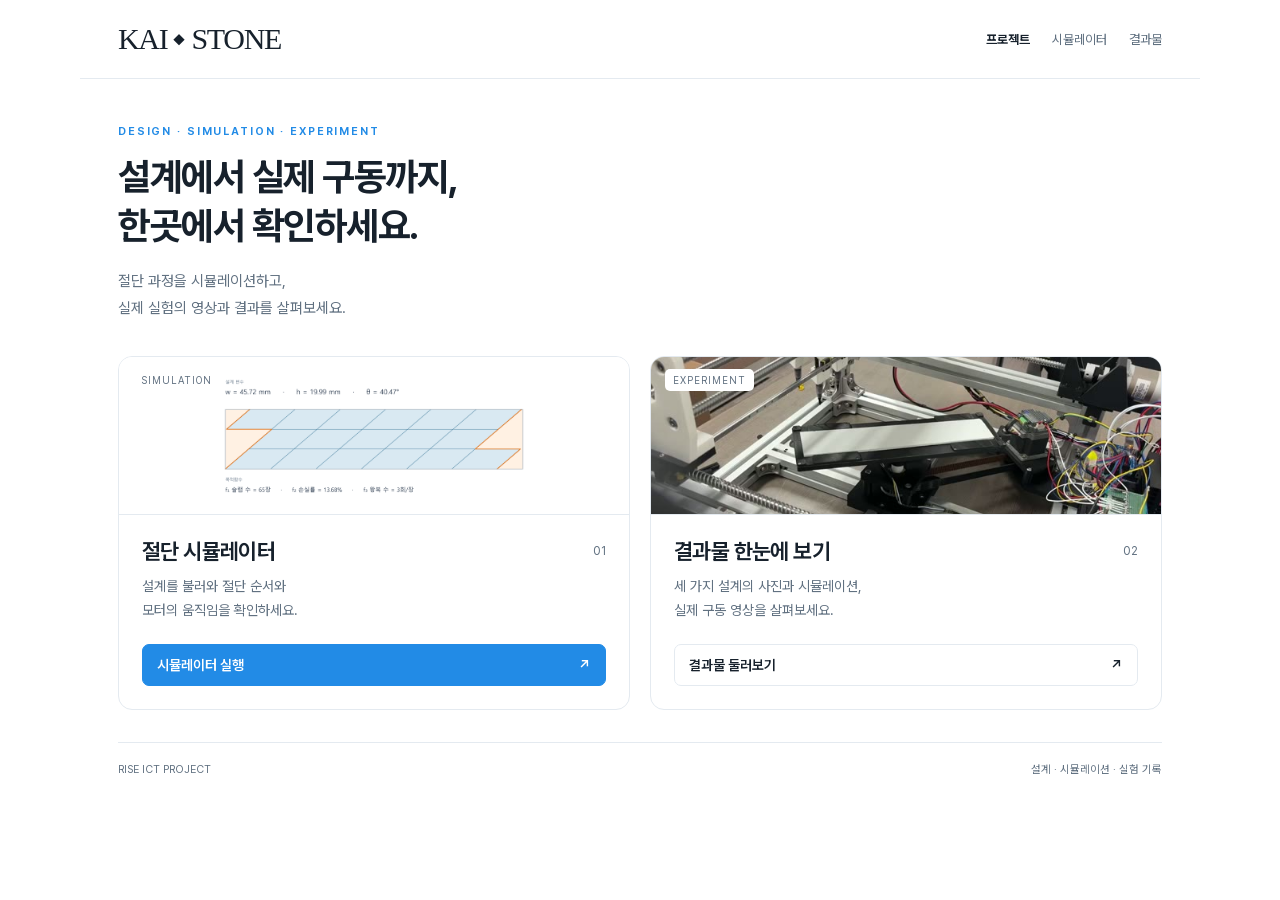
<file: index.html>
<!doctype html>
<html lang="ko"><head><meta charset="utf-8"><meta name="viewport" content="width=device-width,initial-scale=1"><meta name="description" content="KAI-STONE 절단 시뮬레이터와 실제 실험 결과를 확인하세요."><title>KAI-STONE · 설계와 실험</title><link rel="icon" href="data:,"><link rel="stylesheet" href="results/assets/fonts/fonts.css"><link rel="stylesheet" href="home.css"></head><body><div id="rise-home-preview"><div class="page">
<header><div class="brand" aria-label="KAI STONE">KAI<span aria-hidden="true">◆</span>STONE</div><nav aria-label="메인 메뉴"><a href="./">프로젝트</a><a href="simulator/">시뮬레이터</a><a href="results/">결과물</a></nav></header>
<main><p class="eyebrow">DESIGN · SIMULATION · EXPERIMENT</p><h1>설계에서 실제 구동까지,<br>한곳에서 확인하세요.</h1><p class="intro">절단 과정을 시뮬레이션하고,<br>실제 실험의 영상과 결과를 살펴보세요.</p>
<div class="choices"><article class="choice"><div class="visual diagram"><img src="results/media/design-1/layout.png" alt="실제 설계의 배치도와 수치"><span class="tag">SIMULATION</span></div><div class="choice-content"><div class="choice-top"><h2>절단 시뮬레이터</h2><span class="number">01</span></div><p>설계를 불러와 절단 순서와<br>모터의 움직임을 확인하세요.</p><a class="action primary" href="simulator/">시뮬레이터 실행 <span aria-hidden="true">↗</span></a></div></article>
<article class="choice"><div class="visual"><img src="results/media/design-1/poster-1-1.jpg" alt="RISE 실제 실험 장비와 결과"><span class="tag">EXPERIMENT</span></div><div class="choice-content"><div class="choice-top"><h2>결과물 한눈에 보기</h2><span class="number">02</span></div><p>세 가지 설계의 사진과 시뮬레이션,<br>실제 구동 영상을 살펴보세요.</p><a class="action" href="results/">결과물 둘러보기 <span aria-hidden="true">↗</span></a></div></article></div></main>
<footer><span>RISE ICT PROJECT</span><span>설계 · 시뮬레이션 · 실험 기록</span></footer>
</div></div></body></html>
</file>
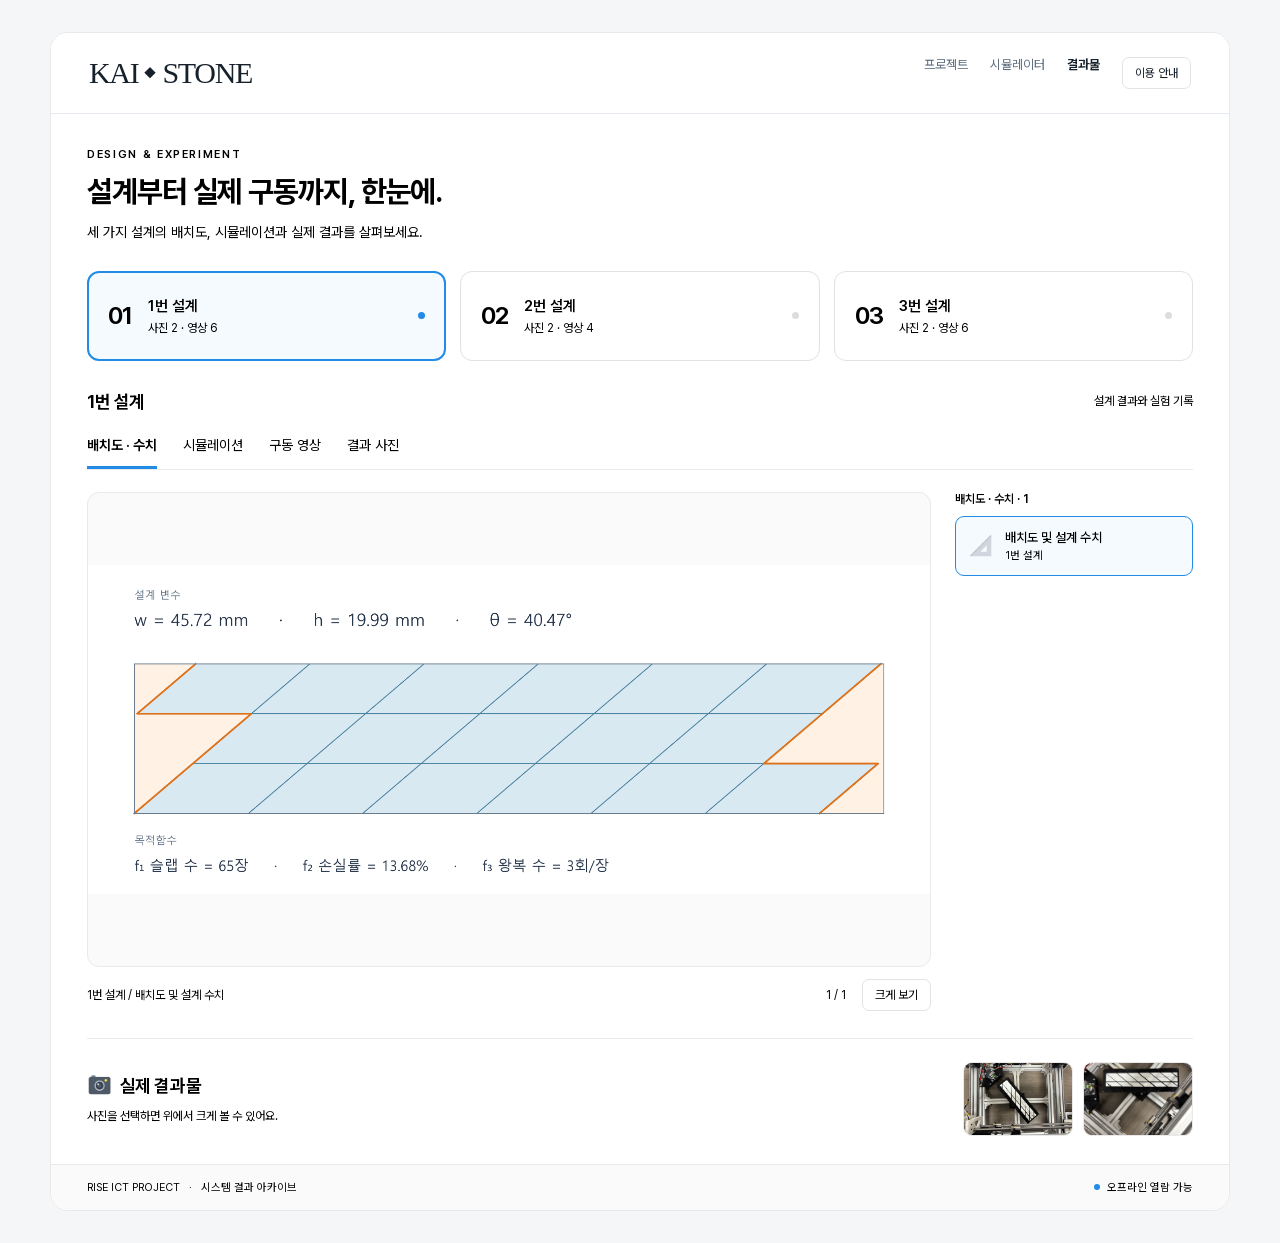
<file: results/index.html>
<!doctype html>
<html lang="ko">
<head>
  <meta charset="utf-8">
  <meta name="viewport" content="width=device-width, initial-scale=1">
  <meta name="color-scheme" content="light">
  <meta name="description" content="RISE ICT 프로젝트의 설계, 시뮬레이션, 구동 영상과 결과 사진을 한눈에 확인하세요.">
  <title>RISE ICT · 결과물 라이브러리</title>
  <link rel="icon" href="data:,">
  <link rel="stylesheet" href="assets/fonts/fonts.css">
  <link rel="stylesheet" href="styles.css">
  <script src="media-data.js" defer></script>
  <script src="app.js" defer></script>
<link rel="stylesheet" href="../site-header.css"></head>
<body>
  <div class="app">
    <header class="site-header"><a class="site-brand" href="../" aria-label="KAI STONE 홈">KAI<span aria-hidden="true">◆</span>STONE</a><nav aria-label="메인 메뉴"><a href="../">프로젝트</a><a href="../simulator/">시뮬레이터</a><a aria-current="page" href="../results/">결과물</a><button class="quiet-button" id="help-open" type="button">이용 안내</button></nav></header>
    <main>
      <section class="intro" aria-labelledby="page-title"><div class="eyebrow">DESIGN & EXPERIMENT</div><h1 id="page-title">설계부터 실제 구동까지, 한눈에.</h1><p>세 가지 설계의 배치도, 시뮬레이션과 실제 결과를 살펴보세요.</p></section>
      <div class="choices" role="group" aria-label="설계 선택">
        <button class="choice" data-design="1" aria-pressed="true"><span class="number">01</span><span><strong>1번 설계</strong><small>사진 2 · 영상 6</small></span><span class="selection-dot" aria-hidden="true"></span></button>
        <button class="choice" data-design="2" aria-pressed="false"><span class="number">02</span><span><strong>2번 설계</strong><small>사진 2 · 영상 4</small></span><span class="selection-dot" aria-hidden="true"></span></button>
        <button class="choice" data-design="3" aria-pressed="false"><span class="number">03</span><span><strong>3번 설계</strong><small>사진 2 · 영상 6</small></span><span class="selection-dot" aria-hidden="true"></span></button>
      </div>
      <section aria-labelledby="design-title">
        <div class="section-heading"><h2 id="design-title">1번 설계</h2><span class="section-note">설계 결과와 실험 기록</span></div>
        <div class="tabs" role="tablist" aria-label="결과 유형">
          <button role="tab" id="tab-layout" data-kind="layout" aria-selected="true" aria-controls="media-panel" tabindex="0">배치도 · 수치</button>
          <button role="tab" id="tab-simulation" data-kind="simulation" aria-selected="false" aria-controls="media-panel" tabindex="-1">시뮬레이션</button>
          <button role="tab" id="tab-video" data-kind="video" aria-selected="false" aria-controls="media-panel" tabindex="-1">구동 영상</button>
          <button role="tab" id="tab-photo" data-kind="photo" aria-selected="false" aria-controls="media-panel" tabindex="-1">결과 사진</button>
        </div>
        <div id="media-panel" role="tabpanel" aria-labelledby="tab-layout">
          <div class="workspace"><div class="viewer">
            <div class="stage" id="media-stage"></div>
            <div class="caption"><span id="media-caption"></span><div class="viewer-tools"><span id="media-count"></span><button type="button" class="quiet-button" id="zoom-open">크게 보기</button></div></div>
            <p id="media-status" class="media-status" role="status" aria-live="polite"></p>
          </div><aside aria-label="미디어 목록"><div class="list-heading" id="list-heading">배치도 · 수치</div><div class="media-list" id="media-list"></div></aside></div>
        </div>
      </section>
      <section class="results" aria-labelledby="photos-title"><div><h2 id="photos-title"><span class="emoji" aria-hidden="true">📷</span> 실제 결과물</h2><p>사진을 선택하면 위에서 크게 볼 수 있어요.</p></div><div class="photo-row" id="photo-row"></div></section>
    </main>
    <footer><span>RISE ICT PROJECT <span class="footer-separator">·</span> 시스템 결과 아카이브</span><span class="offline-badge"><span aria-hidden="true"></span>오프라인 열람 가능</span></footer>
  </div>
  <dialog id="image-dialog" class="image-dialog" aria-labelledby="zoom-title"><div class="dialog-heading"><h2 id="zoom-title">이미지 크게 보기</h2><button type="button" class="quiet-button" id="zoom-close">닫기 ✕</button></div><div id="zoom-content"></div><div class="dialog-navigation"><button type="button" class="quiet-button" id="zoom-prev">이전 사진</button><span id="zoom-position"></span><button type="button" class="quiet-button" id="zoom-next">다음 사진</button></div></dialog>
  <dialog id="help-dialog" class="help-dialog" aria-labelledby="help-title"><div class="dialog-heading"><h2 id="help-title">이용 안내</h2><button type="button" class="quiet-button" id="help-close">닫기 ✕</button></div><ol><li>위에서 설계를 고르고 원하는 결과 유형을 선택하세요.</li><li>영상은 재생 버튼을 눌러 시작하세요. 음량·구간 이동·전체화면은 영상 하단에서 조절할 수 있어요.</li><li>시뮬레이션 GIF는 탭을 열면 자동으로 움직여요.</li><li>이미지는 ‘크게 보기’로 확대하고, 결과 사진은 좌우로 넘길 수 있어요.</li></ol><h3>다른 사람에게 전달하려면</h3><p>배포용 ZIP 전체를 보내세요. 받는 분은 <strong>압축을 모두 푼 뒤 index.html을 Chrome 또는 Edge로 열면</strong> 됩니다. 설치와 인터넷 연결이 필요하지 않습니다.</p><p>index.html만 보내거나 압축파일 안에서 바로 열면 영상과 이미지가 표시되지 않을 수 있어요.</p></dialog>
  <noscript>이 뷰어는 JavaScript가 필요합니다. Chrome 또는 Edge에서 index.html을 열어 주세요.</noscript>
</body>
</html>
</file>
<file: results/assets/fonts/fonts.css>
@font-face { font-family: "Pretendard"; font-style: normal; font-weight: 45 920; font-display: swap; src: url("./PretendardVariable.woff2") format("woff2"); }
/*
Copyright (c) 2022, 2023 Viva Republica, with Reserved Font Name Tossface.
https://github.com/toss/tossface
*/
/* 00 */
@font-face {
  font-family: "Tossface";
  src: url("./TossFaceFontMac-00.woff2") format("woff2");
  unicode-range: U+200D, U+FE0F, U+1F3FB-1F3FF, U+1F9B0-1F9B3, U+2640, U+2642,
    U+261D, U+2620, U+2639-263A, U+270A-270D, U+1F32B, U+1F3FB-1F3FF,
    U+1F440-1F450, U+1F479-1F47B, U+1F47D-1F480, U+1F48B, U+1F4A8-1F4AB, U+1F590,
    U+1F595-1F596, U+1F600-1F644, U+1F64C, U+1F64F, U+1F90C, U+1F90F-1F91C,
    U+1F91E-1F925, U+1F927-1F92F, U+1F932, U+1F970-1F976, U+1F978, U+1F97A,
    U+1F9B0-1F9B7, U+1F9BB, U+1F9BE-1F9BF, U+1F9D0, U+1F9E0, U+1FAC0-1FAC1;
}
/* 01 */
@font-face {
  font-family: "Tossface";
  src: url("./TossFaceFontMac-01.woff2") format("woff2");
  unicode-range: U+200D, U+FE0F, U+1F3FB-1F3FF, U+1F9B0-1F9B3, U+2640, U+2642,
    U+1F466-1F469, U+1F471, U+1F474-1F476, U+1F481, U+1F485, U+1F645-1F647,
    U+1F64B, U+1F64D-1F64E, U+1F926, U+1F933, U+1F937, U+1F9CF, U+1F9D1-1F9D4;
}
/* 02 */
@font-face {
  font-family: "Tossface";
  src: url("./TossFaceFontMac-02.woff2") format("woff2");
  unicode-range: U+200D, U+FE0F, U+1F3FB-1F3FF, U+1F9B0-1F9B3, U+2640, U+2642,
    U+2695-2696, U+2708, U+1F33E, U+1F373, U+1F393, U+1F3A4, U+1F3A8, U+1F3EB,
    U+1F3ED, U+1F468-1F469, U+1F46E, U+1F477, U+1F482, U+1F4BB-1F4BC, U+1F527,
    U+1F52C, U+1F575, U+1F680, U+1F692, U+1F977, U+1F9D1;
}
/* 03 */
@font-face {
  font-family: "Tossface";
  src: url("./TossFaceFontMac-03.woff2") format("woff2");
  unicode-range: U+200D, U+FE0F, U+1F3FB-1F3FF, U+1F9B0-1F9B3, U+2640, U+2642,
    U+1F37C, U+1F384-1F385, U+1F468-1F469, U+1F470, U+1F472-1F473, U+1F478,
    U+1F47C, U+1F486-1F487, U+1F930-1F931, U+1F934-1F936, U+1F939, U+1F9B8-1F9B9,
    U+1F9D1, U+1F9D5-1F9D6, U+1F9D9-1F9DF;
}
/* 04 */
@font-face {
  font-family: "Tossface";
  src: url("./TossFaceFontMac-04.woff2") format("woff2");
  unicode-range: U+200D, U+FE0F, U+1F3FB-1F3FF, U+1F9B0-1F9B3, U+2640, U+2642,
    U+2764, U+2764, U+1F468-1F469, U+1F48B, U+1F48F, U+1F491, U+1F525, U+1F9D1,
    U+1FA79;
}
/* 05 */
@font-face {
  font-family: "Tossface";
  src: url("./TossFaceFontMac-05.woff2") format("woff2");
  unicode-range: U+200D, U+FE0F, U+1F3FB-1F3FF, U+1F9B0-1F9B3, U+2640, U+2642,
    U+1F466-1F46D, U+1F46F, U+1F483, U+1F574, U+1F57A, U+1F6B6, U+1F91D, U+1F9AF,
    U+1F9BC-1F9BD, U+1F9CD-1F9CE, U+1F9D1, U+1F9D8;
}
/* 06 */
@font-face {
  font-family: "Tossface";
  src: url("./TossFaceFontMac-06.woff2") format("woff2");
  unicode-range: U+200D, U+FE0F, U+1F3FB-1F3FF, U+1F9B0-1F9B3, U+2640, U+2642,
    U+26F7, U+26F9, U+1F3BF, U+1F3C2-1F3C4, U+1F3C7, U+1F3CA-1F3CC, U+1F6A3,
    U+1F6B4-1F6B5, U+1F6C0-1F6C1, U+1F6CC, U+1F6CF, U+1F938, U+1F93A,
    U+1F93C-1F93E, U+1F9D7;
}
/* 07 */
@font-face {
  font-family: "Tossface";
  src: url("./TossFaceFontMac-07.woff2") format("woff2");
  unicode-range: U+200D, U+FE0F, U+1F3FB-1F3FF, U+1F9B0-1F9B3, U+2640, U+2642,
    U+2600-2601, U+2603-2604, U+2614-2615, U+2618, U+26A1, U+26C4-26C5, U+26C8,
    U+26E9, U+26F0, U+26F2, U+26FA, U+2728, U+2744, U+2B1B, U+2B50, U+1F301,
    U+1F303-1F320, U+1F324-1F32A, U+1F32C-1F33D, U+1F33F-1F372, U+1F374-1F37B,
    U+1F37D-1F37F, U+1F382, U+1F386-1F387, U+1F38B, U+1F38D, U+1F391,
    U+1F3A0-1F3A2, U+1F3AA, U+1F3D4-1F3D6, U+1F3D8-1F3E6, U+1F3E8-1F3EA, U+1F3EC,
    U+1F3EF-1F3F0, U+1F3F5, U+1F400-1F43F, U+1F490, U+1F492, U+1F4A5-1F4A7,
    U+1F4AE, U+1F54A-1F54D, U+1F577-1F578, U+1F5FA-1F5FF, U+1F648-1F64A,
    U+1F6D5-1F6D6, U+1F6E3-1F6E4, U+1F940, U+1F942-1F944, U+1F950-1F96F,
    U+1F980-1F9AE, U+1F9BA, U+1F9C0-1F9CB, U+1FAA8, U+1FAB0-1FAB6, U+1FAD0-1FAD6;
}
/* 08 */
@font-face {
  font-family: "Tossface";
  src: url("./TossFaceFontMac-08.woff2") format("woff2");
  unicode-range: U+200D, U+FE0F, U+1F3FB-1F3FF, U+1F9B0-1F9B3, U+2640, U+2642,
    U+23, U+2A, U+30-39, U+A9, U+AE, U+203C, U+2049, U+20E3, U+2122, U+2139,
    U+2194-2199, U+21A9-21AA, U+23CF, U+23E9-23EF, U+23F8-23FA, U+24C2,
    U+25AA-25AB, U+25B6, U+25C0, U+25FB-25FE, U+2611, U+2622-2623, U+2626,
    U+262A, U+262E-262F, U+2638, U+2640, U+2642, U+2648-2653, U+2660, U+2663,
    U+2665-2666, U+2668, U+267B, U+267E-267F, U+2693, U+269B-269C, U+26A7,
    U+26AA-26AB, U+26CE, U+26D4, U+26F4-26F5, U+26FD, U+2705, U+2714, U+2716,
    U+271D, U+2721, U+2733-2734, U+2747, U+274C, U+274E, U+2753-2755, U+2757,
    U+2763, U+2795-2797, U+27A1, U+27B0, U+27BF, U+2934-2935, U+2B05-2B07,
    U+2B1C, U+2B55, U+3030, U+303D, U+3297, U+3299, U+1F004, U+1F0CF,
    U+1F170-1F171, U+1F17E-1F17F, U+1F18E, U+1F191-1F19A, U+1F1E6-1F1FF,
    U+1F201-1F202, U+1F21A, U+1F22F, U+1F232-1F23A, U+1F250-1F251, U+1F300,
    U+1F3A6, U+1F3B4-1F3B6, U+1F3CD-1F3CE, U+1F3D7, U+1F3E7, U+1F441,
    U+1F493-1F49F, U+1F4A2, U+1F4A4, U+1F4AC-1F4AD, U+1F4AF, U+1F4E2-1F4E3,
    U+1F4F5-1F4F6, U+1F500-1F50A, U+1F514-1F515, U+1F518-1F524, U+1F52F,
    U+1F531-1F53D, U+1F549, U+1F54E, U+1F550-1F567, U+1F570, U+1F5A4, U+1F5E8,
    U+1F5EF, U+1F681-1F691, U+1F693-1F6A2, U+1F6A4-1F6A8, U+1F6AB, U+1F6AD-1F6B3,
    U+1F6B7, U+1F6B9-1F6BC, U+1F6BE, U+1F6C2-1F6C5, U+1F6D0-1F6D1, U+1F6D7,
    U+1F6E5, U+1F6E9, U+1F6EB-1F6EC, U+1F6F0, U+1F6F3-1F6F5, U+1F6F8,
    U+1F6FA-1F6FB, U+1F7E0-1F7EB, U+1F90D-1F90E, U+1F9E1, U+1FA82, U+1FA90,
    U+2320E3, U+2A20E3, U+3020E3, U+3120E3, U+3220E3, U+3320E3, U+3420E3,
    U+3520E3, U+3620E3, U+3720E3, U+3820E3, U+3920E3;
}
/* 09 */
@font-face {
  font-family: "Tossface";
  src: url("./TossFaceFontMac-09.woff2") format("woff2");
  unicode-range: U+200D, U+FE0F, U+1F3FB-1F3FF, U+1F9B0-1F9B3, U+2640, U+2642,
    U+231A-231B, U+2328, U+23F0-23F3, U+2602, U+260E, U+265F, U+2692, U+2694,
    U+2697, U+2699, U+26A0, U+26B0-26B1, U+26BD-26BE, U+26CF, U+26D1, U+26D3,
    U+26EA, U+26F1, U+26F3, U+26F8, U+2702, U+2709, U+270F, U+2712, U+1F302,
    U+1F321, U+1F380-1F381, U+1F383, U+1F388-1F38A, U+1F38E-1F390, U+1F392,
    U+1F396-1F397, U+1F399-1F39B, U+1F39E-1F39F, U+1F3A3, U+1F3A5, U+1F3A7,
    U+1F3A9, U+1F3AB-1F3B3, U+1F3B7-1F3BE, U+1F3C0, U+1F3C5-1F3C6, U+1F3C8-1F3C9,
    U+1F3CF-1F3D3, U+1F3EE, U+1F3F7-1F3FA, U+1F451-1F465, U+1F484, U+1F488-1F48A,
    U+1F48C-1F48E, U+1F4A0-1F4A1, U+1F4A3, U+1F4B0-1F4BA, U+1F4BD-1F4E1,
    U+1F4E4-1F4F4, U+1F4F7-1F4FD, U+1F4FF, U+1F50B-1F513, U+1F516-1F517, U+1F526,
    U+1F528-1F52B, U+1F52D-1F52E, U+1F530, U+1F56F, U+1F573, U+1F576, U+1F579,
    U+1F587, U+1F58A-1F58D, U+1F5A5, U+1F5A8, U+1F5B1-1F5B2, U+1F5BC,
    U+1F5C2-1F5C4, U+1F5D1-1F5D3, U+1F5DC-1F5DE, U+1F5E1, U+1F5E3, U+1F5F3,
    U+1F6AA, U+1F6AC, U+1F6B8, U+1F6BD, U+1F6BF, U+1F6CB, U+1F6CD-1F6CE, U+1F6D2,
    U+1F6E0-1F6E2, U+1F6F6-1F6F7, U+1F6F9, U+1F6FC, U+1F93F, U+1F941, U+1F945,
    U+1F947-1F94F, U+1F97B-1F97F, U+1F9E2-1F9FF, U+1FA70-1FA74, U+1FA78, U+1FA7A,
    U+1FA80-1FA81, U+1FA83-1FA86, U+1FA91-1FAA7, U+1FAC2;
}
/* 10 */
@font-face {
  font-family: "Tossface";
  src: url("./TossFaceFontMac-10.woff2") format("woff2");
  unicode-range: U+200D, U+FE0F, U+1F3FB-1F3FF, U+1F9B0-1F9B3, U+2640, U+2642,
    U+2620, U+26A7, U+1F1E6-1F1FF, U+1F308, U+1F38C, U+1F3C1, U+1F3F3-1F3F4,
    U+1F6A9, U+E0061-E007A, U+E007F;
}
/* 11 */
@font-face {
  font-family: "Tossface";
  src: url("./TossFaceFontMac-11.woff2") format("woff2");
  unicode-range: U+200D, U+FE0F, U+1F3FB-1F3FF, U+1F9B0-1F9B3, U+2640, U+2642,
    U+26F9, U+E100-E11D, U+1F6DC-1F6DF, U+1F7F0, U+1F979, U+1F9CC, U+1FA75-1FA77,
    U+1FA7B-1FA7C, U+1FA87-1FA88, U+1FAA9-1FAAF, U+1FAB7-1FABD, U+1FABF,
    U+1FAC3-1FAC5, U+1FACE-1FACF, U+1FAD7-1FADB, U+1FAE0-1FAE8, U+1FAF0-1FAF8,
    U+26F9200D2640, U+26F9200D2642;
}
</file>
<file: home.css>
#rise-home-preview{--rh-bg:light-dark(#fff,#14181d);--rh-text:light-dark(#17212c,#edf2f8);--rh-muted:light-dark(#617181,#a2b0be);--rh-line:light-dark(#e4eaf0,#303b46);--rh-soft:light-dark(#f4f7fa,#1d252e);--rh-accent:#228be6;font-family:Pretendard,system-ui,sans-serif;color:var(--rh-text)}
#rise-home-preview *{box-sizing:border-box}#rise-home-preview .page{background:var(--rh-bg);min-height:0}#rise-home-preview header{display:flex;align-items:center;justify-content:space-between;gap:20px;padding:24px 38px;border-bottom:1px solid var(--rh-line);padding-right:38px}#rise-home-preview .brand{font-size:19px;font-weight:750;letter-spacing:.05em}#rise-home-preview .brand span{color:var(--rh-accent)}#rise-home-preview nav{display:flex;gap:22px}#rise-home-preview button{font-family:inherit;cursor:pointer}#rise-home-preview nav button{background:none;border:0;padding:5px 0;color:var(--rh-muted);font-size:13px}#rise-home-preview nav button:first-child{color:var(--rh-text);font-weight:650}#rise-home-preview main{padding:46px 38px 32px}#rise-home-preview .eyebrow{font-size:11px;letter-spacing:.17em;font-weight:650;color:var(--rh-accent);margin:0 0 14px}#rise-home-preview h1{font-size:38px;line-height:1.3;letter-spacing:-1.5px;margin:0;font-weight:700;word-break:keep-all}#rise-home-preview .intro{font-size:15px;line-height:1.8;color:var(--rh-muted);margin:17px 0 0;word-break:keep-all}#rise-home-preview .choices{display:grid;grid-template-columns:1fr 1fr;gap:20px;margin-top:34px}#rise-home-preview .choice{border:1px solid var(--rh-line);border-radius:14px;overflow:hidden;background:var(--rh-bg)}#rise-home-preview .visual{height:158px;background:var(--rh-soft);position:relative;overflow:hidden;border-bottom:1px solid var(--rh-line)}#rise-home-preview .visual img{width:100%;height:100%;object-fit:cover}#rise-home-preview .visual.diagram img{object-fit:contain;padding:13px;background:#fff}#rise-home-preview .tag{position:absolute;top:12px;left:14px;background:var(--rh-bg);border-radius:5px;padding:5px 8px;font-size:10px;letter-spacing:.1em;color:var(--rh-muted)}#rise-home-preview .choice-content{padding:23px}#rise-home-preview .choice-top{display:flex;justify-content:space-between;align-items:center;gap:10px}#rise-home-preview h2{font-size:22px;letter-spacing:-.6px;font-weight:650;margin:0}#rise-home-preview .number{font-size:12px;color:var(--rh-muted)}#rise-home-preview .choice p{font-size:14px;color:var(--rh-muted);line-height:1.7;margin:11px 0 22px;word-break:keep-all}#rise-home-preview .action{display:flex;align-items:center;justify-content:space-between;width:100%;border:1px solid var(--rh-line);border-radius:7px;padding:12px 14px;font-size:14px;font-weight:600;background:var(--rh-bg);color:var(--rh-text)}#rise-home-preview .primary{background:var(--rh-accent);color:#fff;border-color:var(--rh-accent)}#rise-home-preview .action:hover{filter:brightness(.96)}#rise-home-preview footer{margin:0 38px;padding:19px 0;border-top:1px solid var(--rh-line);display:flex;justify-content:space-between;gap:14px;color:var(--rh-muted);font-size:11px;line-height:1.5}#rise-home-preview .hero{display:grid;grid-template-columns:1fr 1fr;gap:32px;align-items:center}#rise-home-preview .hero-photo{height:265px;border-radius:12px;overflow:hidden;position:relative;background:var(--rh-soft)}#rise-home-preview .hero-photo img{width:100%;height:100%;object-fit:cover}#rise-home-preview .photo-label{position:absolute;bottom:12px;left:12px;background:#17212cdd;color:white;padding:7px 10px;border-radius:5px;font-size:11px}#rise-home-preview .compact{margin-top:32px}#rise-home-preview .compact .choice-content{padding:25px}#rise-home-preview .compact .choice{background:var(--rh-soft);border-color:transparent}#rise-home-preview .compact .action{background:transparent;border:0;padding:0;color:var(--rh-accent)}#rise-home-preview .toast{margin:18px 38px 0;padding:12px 16px;border-radius:8px;background:var(--rh-soft);font-size:13px;color:var(--rh-muted)}#rise-home-preview .toast[hidden]{display:none}
@media(max-width:640px){#rise-home-preview header{padding:20px;flex-wrap:wrap;padding-right:20px}#rise-home-preview nav{gap:15px}#rise-home-preview main{padding:30px 20px}#rise-home-preview h1{font-size:30px}#rise-home-preview .choices,#rise-home-preview .hero{grid-template-columns:1fr}#rise-home-preview .hero-photo{height:210px}#rise-home-preview .page{min-height:0}#rise-home-preview footer{margin:0 20px;flex-wrap:wrap}#rise-home-preview .toast{margin:12px 20px}#rise-home-preview .visual{height:165px}}
#rise-home-preview .brand{display:flex;align-items:center;gap:5px;font-family:"Times New Roman",Georgia,serif;font-size:30px;font-weight:400;letter-spacing:-1.3px;line-height:1;white-space:nowrap;color:var(--rh-text)}#rise-home-preview .brand span{font-family:Georgia,serif;font-size:12px;letter-spacing:0;color:inherit;margin:0 1px;transform:translateY(1px)}
@media(max-width:640px){#rise-home-preview .brand{font-size:27px}}

body{margin:0;background:#fff}#rise-home-preview{color-scheme:light;max-width:1120px;margin:0 auto}#rise-home-preview nav a{color:var(--rh-muted);font-size:13px;text-decoration:none;padding:5px 0}#rise-home-preview nav a:first-child{color:var(--rh-text);font-weight:650}#rise-home-preview a.action{text-decoration:none}#rise-home-preview .brand{text-decoration:none}
</file>
<file: results/styles.css>
:root{--blue:#228be6;--ink:#000;--line:#e9e9e9;--soft:#fafafa;--selected:rgba(34,139,230,.045);font-family:Pretendard,-apple-system,BlinkMacSystemFont,'Segoe UI',sans-serif;color:var(--ink);background:#f5f6f7;font-synthesis:none;color-scheme:light}
h1,.intro p{word-break:keep-all;overflow-wrap:break-word}
*{box-sizing:border-box}body{margin:0;padding:32px 24px}button,a{-webkit-tap-highlight-color:transparent}button{font:inherit;color:inherit;cursor:pointer}button:focus-visible,a:focus-visible{outline:3px solid var(--blue);outline-offset:4px}button:disabled{cursor:default;opacity:.35}h1,h2,h3,p{margin:0}button{touch-action:manipulation}.app{max-width:1180px;margin:auto;background:#fff;border:1px solid var(--line);border-radius:18px;overflow:hidden}.header{padding:23px 36px;border-bottom:1px solid var(--line);display:flex;justify-content:space-between;align-items:center;gap:16px}.brand{display:flex;gap:14px;align-items:center}.brand strong{font-size:16px;letter-spacing:.07em}.brand-sub{font-size:13px}.emoji{font-family:Tossface,sans-serif;font-size:22px;font-weight:400;line-height:1.2}.quiet-button{background:#fff;border:1px solid #e3e3e3;padding:8px 12px;border-radius:7px;font-size:12px;white-space:nowrap}.quiet-button:hover{background:var(--soft)}main{padding:34px 36px 28px}.eyebrow{font-size:11px;letter-spacing:.15em;font-weight:600;margin-bottom:10px}h1{font-size:30px;letter-spacing:-1.1px;line-height:1.35;font-weight:700}.intro p{font-size:14px;line-height:1.6;margin-top:9px}.choices{display:grid;grid-template-columns:repeat(3,minmax(0,1fr));gap:14px;margin:28px 0 30px}.choice{display:flex;align-items:center;text-align:left;gap:16px;padding:20px;border:1px solid #e2e2e2;border-radius:12px;background:#fff;min-height:90px}.choice[aria-pressed=true]{border:2px solid var(--blue);padding:19px;background:var(--selected)}.choice:hover{background:var(--soft)}.choice strong{font-weight:600;font-size:15px}.choice small{display:block;font-size:12px;margin-top:6px}.number{font-size:24px;font-weight:650;letter-spacing:-1px}.selection-dot{width:7px;height:7px;border-radius:50%;background:#ddd;margin-left:auto;flex-shrink:0}.choice[aria-pressed=true] .selection-dot{background:var(--blue)}h2{font-size:18px;font-weight:650;letter-spacing:-.4px}.section-heading{display:flex;justify-content:space-between;gap:12px;align-items:center;margin-bottom:12px}.section-note{font-size:12px}.tabs{display:flex;gap:26px;border-bottom:1px solid var(--line);margin-bottom:22px}.tabs button{border:0;border-bottom:3px solid transparent;padding:13px 0;background:none;font-size:14px;white-space:nowrap}.tabs button[aria-selected=true]{border-bottom-color:var(--blue);font-weight:650}.workspace{display:grid;grid-template-columns:minmax(0,1fr) 238px;gap:24px}.viewer{min-width:0}.stage{position:relative;display:flex;align-items:center;justify-content:center;aspect-ratio:16/9;min-height:240px;border:1px solid var(--line);border-radius:12px;background:var(--soft);overflow:hidden}.stage img{display:block;width:100%;height:100%;position:absolute;inset:0;object-fit:contain}.stage video{display:block;position:absolute;inset:0;width:100%;height:100%;background:#000;object-fit:contain}.caption{display:flex;justify-content:space-between;align-items:center;gap:12px;margin-top:12px;font-size:12px;min-height:33px}.viewer-tools{display:flex;gap:16px;align-items:center;flex-shrink:0}.media-status{font-size:12px;line-height:1.5;margin-top:7px;min-height:18px}.media-status:empty{margin-top:0;min-height:0}.list-heading{font-size:12px;margin:0 0 10px;font-weight:600}.media-list{display:grid;gap:8px}.media-item{display:flex;align-items:center;gap:12px;background:#fff;border:1px solid var(--line);border-radius:9px;padding:11px 12px;text-align:left;min-height:60px;min-width:0}.media-item[aria-pressed=true]{border-color:var(--blue);background:var(--selected)}.media-item:hover{background:var(--soft)}.media-item strong{font-size:13px;font-weight:500;display:block}.media-item small{font-size:11px;display:block;margin-top:4px}.media-item .thumb{width:52px;height:38px;object-fit:cover;border-radius:4px;flex-shrink:0}.results{margin-top:26px;padding-top:23px;border-top:1px solid var(--line);display:flex;align-items:center;justify-content:space-between;gap:20px}.results h2{display:flex;align-items:center;gap:8px}.results p{font-size:12px;margin-top:8px;line-height:1.5}.photo-row{display:flex;gap:10px}.photo-row button{border:1px solid var(--line);border-radius:9px;background:var(--soft);padding:0;overflow:hidden;width:110px;height:74px}.photo-row button[aria-pressed=true]{outline:2px solid var(--blue);outline-offset:2px}.photo-row img{width:100%;height:100%;object-fit:cover;display:block}footer{padding:16px 36px;background:var(--soft);border-top:1px solid var(--line);display:flex;justify-content:space-between;gap:15px;font-size:11px}.offline-badge{display:flex;align-items:center;gap:7px}.offline-badge>span{height:6px;width:6px;border-radius:50%;background:var(--blue)}.footer-separator{margin:0 6px}[hidden]{display:none!important}dialog{font-family:inherit;color:#000;border:1px solid var(--line);background:#fff;border-radius:14px;padding:22px;box-shadow:0 20px 80px #0003}dialog::backdrop{background:#0009}.dialog-heading{display:flex;justify-content:space-between;align-items:center;gap:20px;margin-bottom:18px}.image-dialog{width:min(1200px,94vw);max-width:94vw;max-height:94vh}.image-dialog img{display:block;width:100%;height:auto;max-height:70vh;object-fit:contain}.dialog-navigation{display:flex;justify-content:space-between;align-items:center;margin-top:16px;font-size:12px}.help-dialog{width:560px;max-width:92vw;line-height:1.8}.help-dialog ol{padding-left:22px;font-size:14px}.help-dialog li+li{margin-top:8px}.help-dialog h3{font-size:15px;margin-top:22px}.help-dialog p{font-size:14px;margin-top:10px}
@media(min-width:1500px){body{padding-top:50px}}@media(max-width:800px){body{padding:16px}.header{padding:20px 24px}main{padding:26px 24px}.workspace{grid-template-columns:minmax(0,1fr) 190px;gap:16px}.choice{padding:16px;gap:10px}.choice[aria-pressed=true]{padding:15px}.number{font-size:21px}.media-item{padding:10px;gap:8px}.media-item .thumb{width:40px}.stage{min-height:210px}footer{padding:16px 24px}.caption{flex-wrap:wrap}}@media(max-width:620px){body{padding:0}.app{border:0;border-radius:0}.header{padding:18px}.brand{gap:9px}.brand-sub{display:none}main{padding:25px 18px}.eyebrow{font-size:10px}h1{font-size:25px;letter-spacing:-.8px}.intro p{font-size:13px}.choices{gap:7px;margin:24px 0}.choice{display:block;padding:13px 10px;min-height:106px}.choice[aria-pressed=true]{padding:12px 9px}.number{display:block;margin-bottom:5px;font-size:21px}.choice strong{font-size:13px}.choice small{font-size:10px;margin-top:5px}.selection-dot{display:none}.section-note{font-size:11px}.tabs{gap:0;justify-content:space-between}.tabs button{font-size:12px;padding:12px 0}.workspace{grid-template-columns:1fr;gap:18px}.stage{min-height:180px}.media-list{grid-template-columns:repeat(2,minmax(0,1fr))}.media-item{min-height:64px}.media-item strong{font-size:12px}.results{flex-wrap:wrap;margin-top:24px}.photo-row{width:100%}.photo-row button{width:calc(50% - 5px);height:110px}footer{padding:16px 18px;flex-wrap:wrap;font-size:10px}.quiet-button{min-height:36px}.image-dialog{padding:14px}.dialog-heading h2{font-size:16px}}@media(pointer:coarse){.quiet-button,.tabs button{min-height:44px}}
</file>
<file: site-header.css>
.site-header{display:flex;align-items:center;justify-content:space-between;gap:20px;padding:24px 38px;border-bottom:1px solid #e4eaf0;background:#fff;color:#17212c;font-family:Pretendard,system-ui,sans-serif}.site-header .site-brand{display:flex;align-items:center;gap:5px;font:400 30px/1 "Times New Roman",Georgia,serif;letter-spacing:-1.3px;white-space:nowrap;text-decoration:none;color:#17212c}.site-brand span{font:12px Georgia,serif;letter-spacing:0;margin:0 1px}.site-header nav{display:flex;gap:22px}.site-header nav a{font-size:13px;color:#617181;text-decoration:none}.site-header nav a[aria-current=page]{color:#17212c;font-weight:650}@media(max-width:640px){.site-header{padding:20px;flex-wrap:wrap}.site-header nav{gap:15px}.site-header .site-brand{font-size:27px}}
</file>
